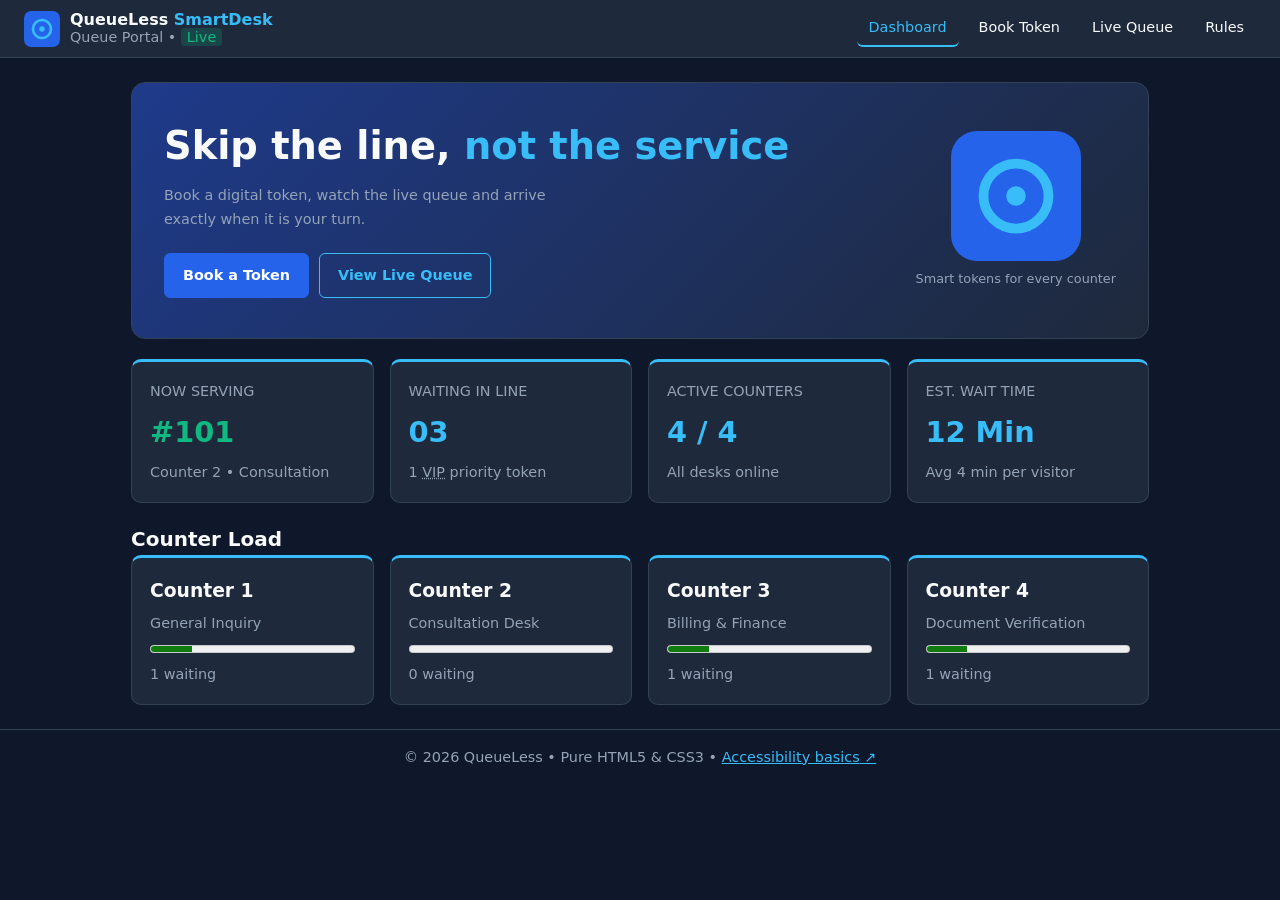
<file: index.html>
<!DOCTYPE html>
<html lang="en">
<head>
  <meta charset="UTF-8" />
  <meta name="viewport" content="width=device-width, initial-scale=1.0" />
  <meta name="description" content="QueueLess dashboard: now serving, waiting count and counter load." />
  <meta name="theme-color" content="#0f172a" />
  <title>Dashboard | QueueLess Smart Queue</title>
  <link rel="icon" href="data:image/svg+xml,%3Csvg xmlns='http://www.w3.org/2000/svg' viewBox='0 0 40 40'%3E%3Crect width='40' height='40' rx='8' fill='%232563eb'/%3E%3Ccircle cx='20' cy='20' r='10' stroke='%2338bdf8' stroke-width='3' fill='none'/%3E%3C/svg%3E" />
  <link rel="stylesheet" href="style.css" />
</head>
<body>
  <a class="skip" href="#main">Skip to main content</a>

  <header class="header">
    <a class="brand" href="index.html">
      <svg width="36" height="36" viewBox="0 0 40 40" role="img" aria-label="QueueLess logo"><rect width="40" height="40" rx="8" fill="#2563eb" /><circle cx="20" cy="20" r="10" stroke="#38bdf8" stroke-width="3" fill="none" /><circle cx="20" cy="20" r="3" fill="#38bdf8" /></svg>
      <span><strong>QueueLess <em>SmartDesk</em></strong><small>Queue Portal • <mark>Live</mark></small></span>
    </a>
    <nav class="nav" aria-label="Main navigation">
        <a href="index.html" aria-current="page">Dashboard</a>
        <a href="book-token.html">Book Token</a>
        <a href="live-queue.html">Live Queue</a>
        <a href="rules.html">Rules</a>
    </nav>
  </header>

  <main id="main" class="container">
    <section class="hero" aria-labelledby="hero-title">
      <div>
        <h1 id="hero-title">Skip the line, <span>not the service</span></h1>
        <p>Book a digital token, watch the live queue and arrive exactly when it is your turn.</p>
        <p class="actions"><a class="btn" href="book-token.html">Book a Token</a> <a class="btn ghost" href="live-queue.html">View Live Queue</a></p>
      </div>
      <figure>
        <svg width="130" height="130" viewBox="0 0 40 40" aria-hidden="true"><rect width="40" height="40" rx="8" fill="#2563eb" /><circle cx="20" cy="20" r="10" stroke="#38bdf8" stroke-width="3" fill="none" /><circle cx="20" cy="20" r="3" fill="#38bdf8" /></svg>
        <figcaption>Smart tokens for every counter</figcaption>
      </figure>
    </section>

    <section class="grid-4" aria-label="Queue summary">
      <article class="card"><small>NOW SERVING</small><h2 class="pulse">#101</h2><p>Counter 2 • Consultation</p></article>
      <article class="card"><small>WAITING IN LINE</small><h2>03</h2><p>1 <abbr title="Very Important Person">VIP</abbr> priority token</p></article>
      <article class="card"><small>ACTIVE COUNTERS</small><h2>4 / 4</h2><p>All desks online</p></article>
      <article class="card"><small>EST. WAIT TIME</small><h2>12 Min</h2><p>Avg 4 min per visitor</p></article>
    </section>

    <section aria-labelledby="counters-title">
      <h2 id="counters-title">Counter Load</h2>
      <div class="grid-4">
        <article class="card"><h3>Counter 1</h3><p>General Inquiry</p><meter min="0" max="5" low="2" high="4" optimum="0" value="1">1 waiting</meter><small>1 waiting</small></article>
        <article class="card"><h3>Counter 2</h3><p>Consultation Desk</p><meter min="0" max="5" low="2" high="4" optimum="0" value="0">0 waiting</meter><small>0 waiting</small></article>
        <article class="card"><h3>Counter 3</h3><p>Billing &amp; Finance</p><meter min="0" max="5" low="2" high="4" optimum="0" value="1">1 waiting</meter><small>1 waiting</small></article>
        <article class="card"><h3>Counter 4</h3><p>Document Verification</p><meter min="0" max="5" low="2" high="4" optimum="0" value="1">1 waiting</meter><small>1 waiting</small></article>
      </div>
    </section>
  </main>

  <footer class="footer">
    <p>&copy; 2026 QueueLess • Pure HTML5 &amp; CSS3 •
      <a href="https://www.w3.org/WAI/fundamentals/accessibility-intro/" target="_blank" rel="noopener">Accessibility basics</a></p>
  </footer>
</body>
</html>
</file>
<file: style.css>
/* ===== Unit III: CSS Variables, Colors & Backgrounds ===== */
:root {
  --bg: #0f172a;
  --card: #1e293b;
  --border: #334155;
  --text: #f8fafc;
  --muted: #94a3b8;
  --primary: #2563eb;
  --accent: #38bdf8;
  --green: #10b981;
  --amber: #f59e0b;
  --red: #ef4444;
}

/* ===== Box model, Typography & Units (rem, em, %, clamp) ===== */
* { box-sizing: border-box; margin: 0; padding: 0; font-family: 'Segoe UI', system-ui, sans-serif; }
html { scroll-behavior: smooth; }
body { background: var(--bg); color: var(--text); line-height: 1.6; }
h1 { font-size: clamp(1.6rem, 4vw, 2.4rem); }
h2 { font-size: 1.25rem; }
p, small { color: var(--muted); font-size: 0.9rem; }
a { color: var(--accent); }
em { font-style: normal; color: var(--accent); }
::selection { background: var(--primary); color: #fff; }               /* pseudo-element */

/* ===== Positioning: skip link (absolute) & sticky header ===== */
.skip { position: absolute; left: -999px; top: 8px; z-index: 20; padding: 8px 14px; background: var(--primary); color: #fff; border-radius: 6px; }
.skip:focus { left: 8px; }

.header {
  position: sticky; top: 0; z-index: 10;                               /* sticky */
  display: flex; justify-content: space-between; align-items: center; flex-wrap: wrap; gap: 8px;   /* flexbox */
  padding: 10px 24px; background: var(--card); border-bottom: 1px solid var(--border);
}
.brand { display: flex; align-items: center; gap: 10px; text-decoration: none; color: var(--text); }
.brand span { display: flex; flex-direction: column; line-height: 1.2; }
mark { background: rgba(16, 185, 129, 0.2); color: var(--green); padding: 1px 6px; border-radius: 4px; }

/* ===== Navigation: pseudo-classes & transitions ===== */
.nav { display: flex; gap: 8px; }
.nav a {
  color: var(--text); text-decoration: none; font-size: 0.9rem; padding: 6px 12px;
  border-radius: 6px; border-bottom: 2px solid transparent; transition: background 0.2s, border-color 0.2s;
}
.nav a:hover, .nav a:focus-visible { background: var(--primary); outline: none; }
.nav a[aria-current="page"] { color: var(--accent); border-bottom-color: var(--accent); }   /* attribute selector */

/* ===== Layout: Flexbox container + CSS Grid ===== */
.container { max-width: 1050px; margin: 24px auto; padding: 0 16px; display: flex; flex-direction: column; gap: 20px; animation: fade-up 0.5s ease both; }
.grid-4 { display: grid; grid-template-columns: repeat(4, 1fr); gap: 16px; }
.grid-2 { display: grid; grid-template-columns: 1.4fr 1fr; gap: 16px; }

/* ===== Hero (gradient background) ===== */
.hero {
  display: flex; justify-content: space-between; align-items: center; gap: 24px; flex-wrap: wrap;
  padding: 32px; border-radius: 14px; border: 1px solid var(--border);
  background: linear-gradient(135deg, #1e3a8a, var(--card));
}
.hero h1 span { color: var(--accent); }
.hero p { margin: 8px 0; max-width: 46ch; }
.hero figure { text-align: center; }
.hero figcaption { font-size: 0.8rem; color: var(--muted); }
.actions { display: flex; gap: 10px; flex-wrap: wrap; }

/* ===== Cards ===== */
.card {
  position: relative; display: flex; flex-direction: column; gap: 6px;
  padding: 18px; background: var(--card); border: 1px solid var(--border);
  border-top: 3px solid var(--accent); border-radius: 10px; transition: transform 0.2s, box-shadow 0.2s;
}
.grid-4 .card:hover { transform: translateY(-4px); box-shadow: 0 8px 20px rgba(0, 0, 0, 0.3); }
.card h2 { color: var(--accent); }
.grid-4 .card h2 { font-size: 1.8rem; }
.center { align-items: center; justify-content: center; text-align: center; }
meter { width: 100%; }

/* ===== Animations (@keyframes) ===== */
@keyframes pulse { 50% { opacity: 0.5; transform: scale(1.05); } }
@keyframes fade-up { from { opacity: 0; transform: translateY(12px); } }
.pulse { color: var(--green) !important; animation: pulse 1.8s infinite; }

/* ===== Form styling: selectors, pseudo-classes, attribute selectors ===== */
label { display: block; margin: 12px 0 4px; font-size: 0.85rem; font-weight: 600; }
label.req::after { content: " *"; color: var(--red); }                  /* ::after */
input[type="text"], input[type="tel"], input[type="email"], select {    /* attribute selectors */
  width: 100%; padding: 9px 10px; color: var(--text); background: var(--bg);
  border: 1px solid var(--border); border-radius: 6px; transition: border-color 0.2s;
}
input::placeholder { color: var(--muted); }
input:focus, select:focus { outline: none; border-color: var(--accent); }
input:required:valid { border-left: 4px solid var(--green); }
input:invalid:not(:placeholder-shown) { border-left: 4px solid var(--red); }
fieldset.radio-row { display: flex; gap: 16px; margin: 14px 0 4px; padding: 8px 12px; border: 1px solid var(--border); border-radius: 8px; }
legend { padding: 0 6px; font-size: 0.85rem; color: var(--accent); font-weight: bold; }
.radio-row label, .check { display: flex; align-items: center; gap: 6px; margin: 4px 0; font-weight: 400; }
.btn {
  display: inline-block; margin-top: 14px; padding: 10px 18px; text-align: center; text-decoration: none;
  color: #fff; background: var(--primary); border: 1px solid var(--primary); border-radius: 6px;
  font-weight: bold; cursor: pointer; transition: opacity 0.2s;
}
form .btn { width: 100%; }
.btn.ghost { background: transparent; border-color: var(--accent); color: var(--accent); }
.btn:hover { opacity: 0.85; }
audio { width: 100%; max-width: 220px; height: 32px; }

/* ===== Table ===== */
.table-wrap { overflow-x: auto; }
table { width: 100%; border-collapse: collapse; margin: 8px 0; font-size: 0.9rem; }
caption { text-align: left; padding: 4px 0; color: var(--muted); font-size: 0.8rem; }
th, td { padding: 10px; text-align: left; border-bottom: 1px solid var(--border); }
thead th { color: var(--accent); }
tbody tr:nth-child(even) { background: rgba(255, 255, 255, 0.03); }
tbody tr:hover { background: rgba(56, 189, 248, 0.08); }

/* ===== Tags ===== */
.tag { display: inline-block; padding: 3px 10px; border-radius: 99px; font-size: 0.75rem; font-weight: bold; }
.normal { background: rgba(37, 99, 235, 0.25); color: var(--accent); }
.vip { background: rgba(239, 68, 68, 0.25); color: var(--red); }
.serve { background: rgba(16, 185, 129, 0.25); color: var(--green); }
.wait { background: rgba(245, 158, 11, 0.25); color: var(--amber); }

/* ===== Lists, details & ::marker ===== */
ol, ul { padding-left: 20px; color: var(--muted); }
li { margin: 4px 0; }
li::marker { color: var(--accent); font-weight: bold; }
details { padding: 8px 0; border-bottom: 1px solid var(--border); }
summary { cursor: pointer; font-weight: 600; }
details p { margin-top: 6px; }

/* ===== Footer & external links ===== */
.footer { margin-top: 20px; padding: 16px; text-align: center; border-top: 1px solid var(--border); }
a[target="_blank"]::after { content: " ↗"; }

/* ===== Responsive Web Design (@media) ===== */
@media (max-width: 900px) { .grid-4 { grid-template-columns: repeat(2, 1fr); } }
@media (max-width: 640px) {
  .grid-4, .grid-2 { grid-template-columns: 1fr; }
  .nav { width: 100%; justify-content: space-between; }
  .hero { padding: 20px; }
}
@media (prefers-reduced-motion: reduce) { * { animation: none !important; transition: none !important; } }
</file>
